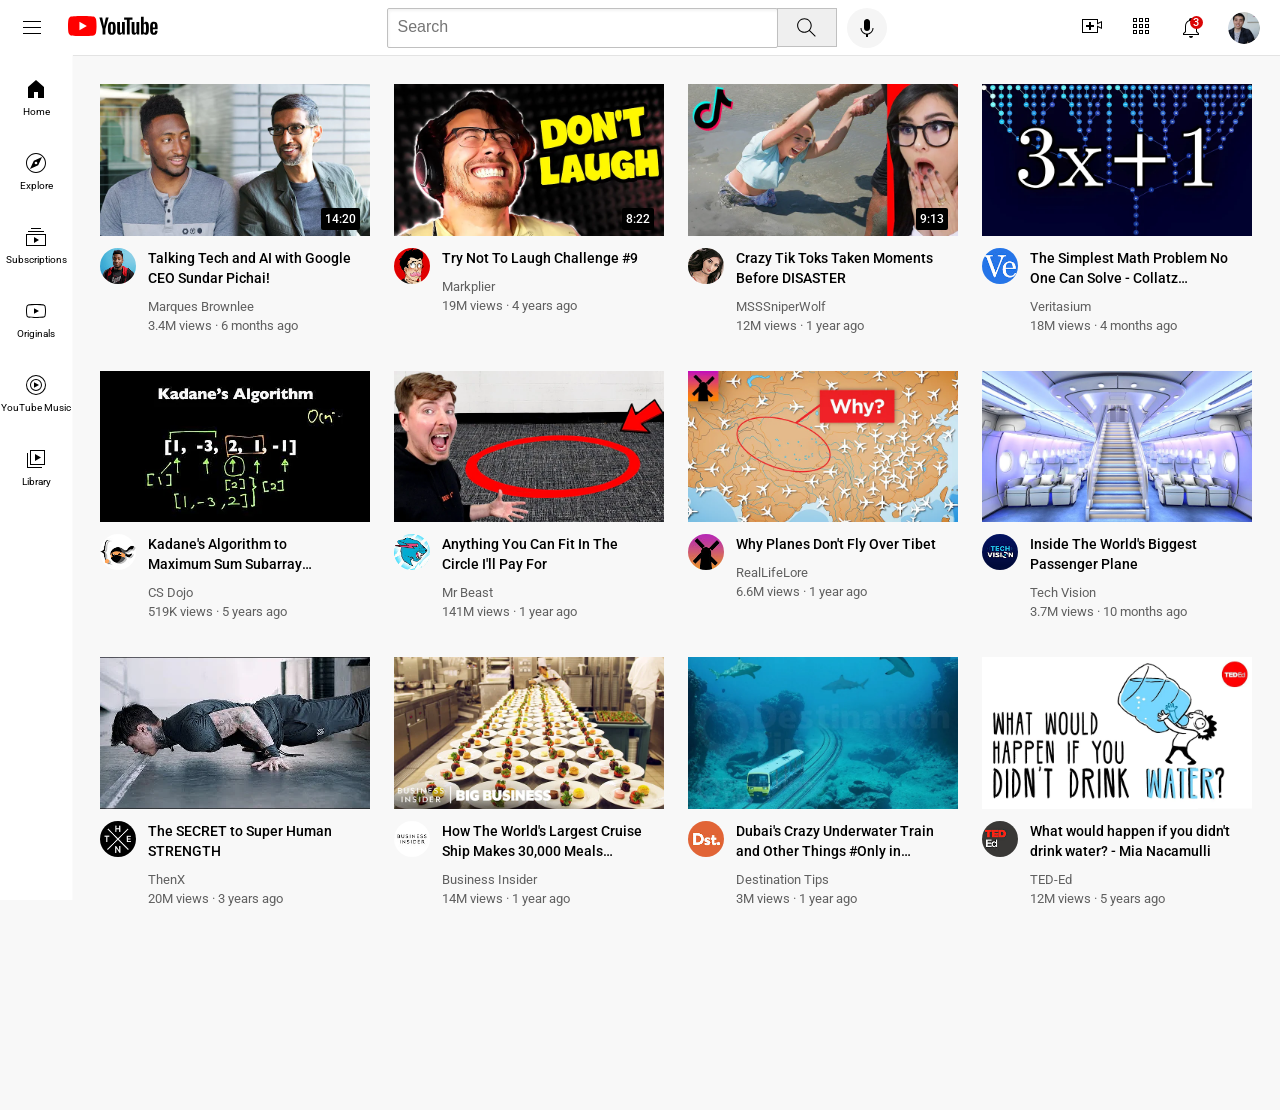
<file: index.html>
<!DOCTYPE html>
<html>
   <head>
    <title>
      Youtube.com clone
    </title>
    <link rel="preconnect" href="https://fonts.googleapis.com">
    <link rel="preconnect" href="https://fonts.gstatic.com" crossorigin>
    <link href="https://fonts.googleapis.com/css2?family=Roboto:wght@400;500;700&display=swap" rel="stylesheet">
    
    <link rel="stylesheet" href="styles/general.css">
    <link rel="stylesheet" href="styles/header.css">
    <link rel="stylesheet" href="styles/video.css">
    <link rel="stylesheet" href="styles/sidebar.css">
    
    <!--display:inline-block can be used
    to turn an inline element to a block element-->
    <!--Inline take up as much space as needed
    block take up a full line just like paragraph
    inline element affect awhole space of a specific element
    e.g. the <strong> tag.
    Do not forget that you can style 2 elements simultaneously by
    using comma. -->
   </head>
   <body>
    <header class="header">
      <div class="left-section">
        <img class="hamburger-menu" src="icons/hamburger-menu.svg">
        <a href="https://www.youtube.com" target="_blank">
          <img class="youtube-logo" src="icons/youtube-logo.svg">
        </a> 
      </div>
      <div class="middle-section">

        <input class="search-bar" type="text"placeholder="Search">
        <!---When using box shadow, you now know that
        using the "inset" method, enables you to design a 
        shadow inside the box; not outside.-->
        <button class="search-button">
          <img class="search-icon" src="icons/search.svg">
          <div class="tooltip">
            Search
          </div>
        </button>

        <button class="voice-search-button">
          <img class="voice-search-icon" src="icons/voice-search-icon.svg">
          <div class="tooltip">
            Search with your voice
          </div>
        </button>

      </div>
      <div class="right-section">
        <div class="upload-icon-container">
          <img class="upload-icon" src="icons/upload.svg">
          <div class="tooltip">
            Create
          </div>
        </div>

        <div class="youtube-apps-container">
          <img class="youtube-apps-icon" src="icons/youtube-apps.svg">
          <div class="tooltip">
            Youtube apps
          </div>
        </div>
        
        <div class="notifications-container">
          <div class="notif-mark">
             3 
          </div>
          <img class="notifications-icon" src="icons/notifications.svg">
          <div class="tooltip">
            Notifications
          </div>
        </div>
       
        <img class="current-user-picture" src="channel-pictures/my-channel.jpeg">

      </div>
      
    </header>

    <nav class="sidebar">
      <div class="sidebar-link">
        <img src="icons/home.svg">
        <div>Home</div>
      </div>
      <div class="sidebar-link">
        <img src="icons/explore.svg">
        <div>Explore</div>
      </div>
      <div class="sidebar-link">
        <img src="icons/subscriptions.svg">
        <div>Subscriptions</div>
      </div>
      <div class="sidebar-link">
        <img src="icons/originals.svg">
        <div>Originals</div>
      </div>
      <div class="sidebar-link">
        <img src="icons/youtube-music.svg">
        <div>YouTube Music</div>
      </div>
      <div class="sidebar-link">
        <img src="icons/library.svg">
        <div>Library</div>
      </div>
    </nav>


    <main>
      <section class="video-grid"> 
        <div class="video-preview">
           <div class="thumbnail-row">
             <div class="video-time">
               14:20
             </div>
             <a href="https://www.youtube.com/watch?v=n2RNcPRtAiY">
                 <img class="thumbnail" src="thumbnails/thumbnail-1.webp">
             </a> 
           </div>
           <div class="video-info-grid">
             <div class="channel-picture">
               <a href="https://www.youtube.com/c/mkbhd">
                 <img class="profile-picture" src="channel-pictures/channel-1.jpeg">
               </a>
               
               <div class="channel-picture-tooltip">
                 <div>
                   <img class="channel-tooltip-picture" src="channel-pictures/channel-1.jpeg">
                 </div>
                 <div>
                   <div class="channel-tooltip-name">
                     Marques Brownlee
                   </div>
                   <div class="channel-tooltip-stats">
                     15M subscribers
                   </div>
                 </div>
               </div>
             </div>
             <div class="video-info">
               <a href="https://www.youtube.com/watch?v=n2RNcPRtAiY" class="video-link">
                 <p class="video-title">
                   Talking Tech and AI with
                   Google CEO Sundar Pichai!
                 </p>
               </a>
               <p class="video-author">
                 Marques Brownlee
               </p>
               <p class="video-stats">
                 3.4M views  &#183; 6 months ago
               </p>
             </div>  
           </div>
         </div>
         <div class="video-preview">
           <div class="thumbnail-row">
             <a href="https://www.youtube.com/watch?v=mP0RAo9SKZk">
               <img class="thumbnail" src="thumbnails/Thumbnail-2.webp">
             </a>
             
             <div class="video-time">
               8:22
             </div>
           </div>
           <div class="video-info-grid">
             <div class="channel-picture">
               <a href="https://www.youtube.com/c/markiplier">
                 <img class="profile-picture" src="channel-pictures/channel-2.jpeg">
               </a>
               <div class="channel-picture-tooltip">
                 <div>
                   <img class="channel-tooltip-picture" src="channel-pictures/channel-2.jpeg">
                 </div>
                 <div>
                   <div class="channel-tooltip-name">
                     Markplier
                   </div>
                   <div class="channel-tooltip-stats">
                     20M subscribers
                   </div>
                 </div>
               </div>
             </div>
             <div class="video-info">
               <a href="https://www.youtube.com/watch?v=mP0RAo9SKZk" class="video-link">
                 <p class="video-title">
                   Try Not To Laugh Challenge #9
                 </p>
               </a>
               <p class="video-author">
                 Markplier
               </p>
               <p class="video-stats">
                 19M views  &#183; 4 years ago
               </p>
             </div>
           </div>
         </div>
         <div class="video-preview">
           <div class="thumbnail-row">
             <a href="https://www.youtube.com/watch?v=FgjPQQeTh1w">
               <img class="thumbnail" src="thumbnails/thumbnail-3.webp">
             </a>
             <div class="video-time">
               9:13
             </div>
           </div>
           <div class="video-info-grid">
             <div class="channel-picture">
               <a href="https://www.youtube.com/user/SSSniperWolf">
                 <img class="profile-picture" src="channel-pictures/channel-3.jpeg">
               </a>
               <div class="channel-picture-tooltip">
                 <div>
                   <img class="channel-tooltip-picture" src="channel-pictures/channel-3.jpeg">
                 </div>
                 <div>
                   <div class="channel-tooltip-name">
                     MSSSniperWolf
                   </div>
                   <div class="channel-tooltip-stats">
                     40.1M subscribers
                   </div>
                 </div>
               </div>
             </div>
             <div class="video-info">
               <a href="https://www.youtube.com/watch?v=FgjPQQeTh1w" class="video-link">
                 <p class="video-title">
                   Crazy Tik Toks Taken Moments Before
                   DISASTER
                 </p>
               </a>
               <p class="video-author">
                 MSSSniperWolf
               </p>
               <p class="video-stats">
                 12M views  &#183; 1 year ago
               </p>
             </div>
           </div>
         </div>
           <div class="video-preview">
             <div class="thumbnail-row">
               <a href="https://www.youtube.com/watch?v=094y1Z2wpJg">
                 <img class="thumbnail" src="thumbnails/thumbnail-4.webp">
               </a>
             </div>
             <div class="video-info-grid">
               <div class="channel-picture">
                 <a href="https://www.youtube.com/c/veritasium">
                   <img class="profile-picture" src="channel-pictures/channel-4.jpeg">
                 </a>
                 <div class="channel-picture-tooltip">
                   <div>
                     <img class="channel-tooltip-picture" src="channel-pictures/channel-4.jpeg">
                   </div>
                   <div>
                     <div class="channel-tooltip-name">
                       Veritasium
                     </div>
                     <div class="channel-tooltip-stats">
                       43.6M subscribers
                     </div>
                   </div>
                 </div>
               </div>
               <div class="video-info">
                 <a href="https://www.youtube.com/watch?v=094y1Z2wpJg" class="video-link">
                   <p class="video-title">
                     The Simplest Math Problem No One Can Solve - Collatz Conjecture
                   </p>
                 </a>
                 <p class="video-author">
                   Veritasium
                 </p>
                 <p class="video-stats">
                   18M views  &#183; 4 months ago
                 </p>
               </div>
             </div>
           </div>
         
           <div class="video-preview">
             <div class="thumbnail-row">
               
               <a href="https://www.youtube.com/watch?v=86CQq3pKSUw">
                 <img class="thumbnail" src="thumbnails/thumbnail-5.webp">
               </a>
               
             </div>
             <div class="video-info-grid">
               <div class="channel-picture">
                 <a href="https://www.youtube.com/c/CSDojo">
                   <img class="profile-picture" src="channel-pictures/channel-5.jpeg">
                 </a>
                 <div class="channel-picture-tooltip">
                   <div>
                     <img class="channel-tooltip-picture" src="channel-pictures/channel-5.jpeg">
                   </div>
                   <div>
                     <div class="channel-tooltip-name">
                       CS Dojo
                     </div>
                     <div class="channel-tooltip-stats">
                       5.4M subscribers
                     </div>
                   </div>
                 </div>
               </div>
               <div class="video-info">
                 <a href="https://www.youtube.com/watch?v=86CQq3pKSUw" class="video-link">
                   <p class="video-title">
                     Kadane's Algorithm to 
                     Maximum Sum Subarray Problem
                   </p>
                 </a>
                 <p class="video-author">
                   CS Dojo
                 </p>
                 <p class="video-stats">
                   519K views  &#183; 5 years ago
                 </p>
               </div>
             </div>
           </div>
           <div class="video-preview">
             <div class="thumbnail-row">
               <a href="https://www.youtube.com/watch?v=yXWw0_UfSFg">
                 <img class="thumbnail" src="thumbnails/thumbnail-6.webp">
               </a>
               
             </div>
             <div class="video-info-grid">
               <div class="channel-picture">
                 <a href="https://www.youtube.com/channel/UCX6OQ3DkcsbYNE6H8uQQuVA">
                   <img class="profile-picture" src="channel-pictures/channel-6.jpeg">
                 </a>
                 
                 <div class="channel-picture-tooltip">
                   <div>
                     <img class="channel-tooltip-picture" src="channel-pictures/channel-6.jpeg">
                   </div>
                   <div>
                     <div class="channel-tooltip-name">
                       Mr Beast
                     </div>
                     <div class="channel-tooltip-stats">
                       100M subscribers
                     </div>
                   </div>
                 </div>
               </div>
               <div class="video-info">
                 <a href="https://www.youtube.com/watch?v=yXWw0_UfSFg" class="video-link">
                   <p class="video-title">
                     Anything You Can Fit In 
                     The Circle I'll Pay For
                   </p>
                 </a>
                 <p class="video-author">
                   Mr Beast
                 </p>
                 <p class="video-stats">
                   141M views  &#183; 1 year ago
                 </p>
               </div>
             </div>
           </div>

           <div class="video-preview">
            <div class="thumbnail-row">
              <a href="https://www.youtube.com/watch?v=yXWw0_UfSFg">
                <img class="thumbnail" src="thumbnails/thumbnail-7.webp">
              </a>
              
            </div>
            <div class="video-info-grid">
              <div class="channel-picture">
                <a href="https://www.youtube.com/channel/UCX6OQ3DkcsbYNE6H8uQQuVA">
                  <img class="profile-picture" src="channel-pictures/channel-7.jpeg">
                </a>
                
                <div class="channel-picture-tooltip">
                  <div>
                    <img class="channel-tooltip-picture" src="channel-pictures/channel-7.jpeg">
                  </div>
                  <div>
                    <div class="channel-tooltip-name">
                      RealLifeLore
                    </div>
                    <div class="channel-tooltip-stats">
                      10M subscribers
                    </div>
                  </div>
                </div>
              </div>
              <div class="video-info">
                <a href="https://www.youtube.com/watch?v=fNVa1qMbF9Y" class="video-link">
                  <p class="video-title">
                    Why Planes Don't Fly Over Tibet
                  </p>
                </a>
                <p class="video-author">
                  RealLifeLore
                </p>
                <p class="video-stats">
                  6.6M views  &#183; 1 year ago
                </p>
              </div>
            </div>
          </div>

          <div class="video-preview">
            <div class="thumbnail-row">
              <a href="https://www.youtube.com/watch?v=lFm4EM1juls">
                <img class="thumbnail" src="thumbnails/thumbnail-8.webp">
              </a>
              
            </div>
            <div class="video-info-grid">
              <div class="channel-picture">
                <a href="https://www.youtube.com/channel/UCHAK6CyegY22Zj2GWrcaIxg">
                  <img class="profile-picture" src="channel-pictures/channel-8.jpeg">
                </a>
                
                <div class="channel-picture-tooltip">
                  <div>
                    <img class="channel-tooltip-picture" src="channel-pictures/channel-8.jpeg">
                  </div>
                  <div>
                    <div class="channel-tooltip-name">
                     Tech Vision
                    </div>
                    <div class="channel-tooltip-stats">
                      17M subscribers
                    </div>
                  </div>
                </div>
              </div>
              <div class="video-info">
                <a href="https://www.youtube.com/watch?v=lFm4EM1juls" class="video-link">
                  <p class="video-title">
                    Inside The World's Biggest Passenger
                    Plane
                  </p>
                </a>
                <p class="video-author">
                  Tech Vision
                </p>
                <p class="video-stats">
                  3.7M views  &#183; 10 months ago
                </p>
              </div>
            </div>
          </div>
          <div class="video-preview">
            <div class="thumbnail-row">
              <a href="https://www.youtube.com/watch?v=ixmxOlcrlUc">
                <img class="thumbnail" src="thumbnails/thumbnail-9.webp">
              </a>
              
            </div>
            <div class="video-info-grid">
              <div class="channel-picture">
                <a href="https://www.youtube.com/c/OFFICIALTHENXSTUDIOS">
                  <img class="profile-picture" src="channel-pictures/channel-9.jpeg">
                </a>
                
                <div class="channel-picture-tooltip">
                  <div>
                    <img class="channel-tooltip-picture" src="channel-pictures/channel-9.jpeg">
                  </div>
                  <div>
                    <div class="channel-tooltip-name">
                      ThenX
                    </div>
                    <div class="channel-tooltip-stats">
                      18.3M subscribers
                    </div>
                  </div>
                </div>
              </div>
              <div class="video-info">
                <a href="https://www.youtube.com/watch?v=ixmxOlcrlUc" class="video-link">
                  <p class="video-title">
                     The SECRET to Super Human 
                     STRENGTH
                    
                  </p>
                </a>
                <p class="video-author">
                  ThenX
                </p>
                <p class="video-stats">
                  20M views  &#183; 3 years ago
                </p>
              </div>
            </div>
          </div>

          <div class="video-preview">
            <div class="thumbnail-row">
              <a href="https://www.youtube.com/watch?v=R2vXbFp5C9o">
                <img class="thumbnail" src="thumbnails/thumbnail-10.webp">
              </a>
              
            </div>
            <div class="video-info-grid">
              <div class="channel-picture">
                <a href="https://www.youtube.com/user/businessinsider">
                  <img class="profile-picture" src="channel-pictures/channel-10.jpeg">
                </a>
                
                <div class="channel-picture-tooltip">
                  <div>
                    <img class="channel-tooltip-picture" src="channel-pictures/channel-10.jpeg">
                  </div>
                  <div>
                    <div class="channel-tooltip-name">
                      Business Insider
                    </div>
                    <div class="channel-tooltip-stats">
                      8.1M subscribers
                    </div>
                  </div>
                </div>
              </div>
              <div class="video-info">
                <a href="https://www.youtube.com/watch?v=R2vXbFp5C9o" class="video-link">
                  <p class="video-title">
                    How The World's Largest Cruise
                    Ship Makes 30,000 Meals Everyday
                  
                  </p>
                </a>
                <p class="video-author">
                  Business Insider
                </p>
                <p class="video-stats">
                  14M views  &#183; 1 year ago
                </p>
              </div>
            </div>
          </div>

          <div class="video-preview">
            <div class="thumbnail-row">
              <a href="https://www.youtube.com/watch?v=0nZuYyXET3s">
                <img class="thumbnail" src="thumbnails/thumbnail-11.webp">
              </a>
              
            </div>
            <div class="video-info-grid">
              <div class="channel-picture">
                <a href="https://www.youtube.com/c/Destinationtips">
                  <img class="profile-picture" src="channel-pictures/channel-11.jpeg">
                </a>
                
                <div class="channel-picture-tooltip">
                  <div>
                    <img class="channel-tooltip-picture" src="channel-pictures/channel-11.jpeg">
                  </div>
                  <div>
                    <div class="channel-tooltip-name">
                      Destination Tips
                    </div>
                    <div class="channel-tooltip-stats">
                      873k subscribers
                    </div>
                  </div>
                </div>
              </div>
              <div class="video-info">
                <a href="https://www.youtube.com/watch?v=0nZuYyXET3s" class="video-link">
                  <p class="video-title">
                    Dubai's Crazy Underwater Train 
                    and Other Things #Only in Dubai
                    
                  </p>
                </a>
                <p class="video-author">
                  Destination Tips
                </p>
                <p class="video-stats">
                  3M views  &#183; 1 year ago
                </p>
              </div>
            </div>
          </div>

          <div class="video-preview">
            <div class="thumbnail-row">
              <a href="https://www.youtube.com/watch?v=9iMGFqMmUFs">
                <img class="thumbnail" src="thumbnails/thumbnail-12.webp">
              </a>
              
            </div>
            <div class="video-info-grid">
              <div class="channel-picture">
                <a href="https://www.youtube.com/teded">
                  <img class="profile-picture" src="channel-pictures/channel-12.jpeg">
                </a>
                
                <div class="channel-picture-tooltip">
                  <div>
                    <img class="channel-tooltip-picture" src="channel-pictures/channel-12.jpeg">
                  </div>
                  <div>
                    <div class="channel-tooltip-name">
                      TED-Ed
                    </div>
                    <div class="channel-tooltip-stats">
                      1.6M subscribers
                    </div>
                  </div>
                </div>
              </div>
              <div class="video-info">
                <a href="https://www.youtube.com/watch?v=9iMGFqMmUFs" class="video-link">
                  <p class="video-title">
                    What would happen if you didn't drink
                    water? - Mia Nacamulli
                    
                  </p>
                </a>
                <p class="video-author">
                  TED-Ed
                </p>
                <p class="video-stats">
                  12M views  &#183; 5 years ago
                </p>
              </div>
            </div>
          </div>
          </section>

    </main> 
    <footer class="footer">

    </footer>

   </body>


</html>
</file>
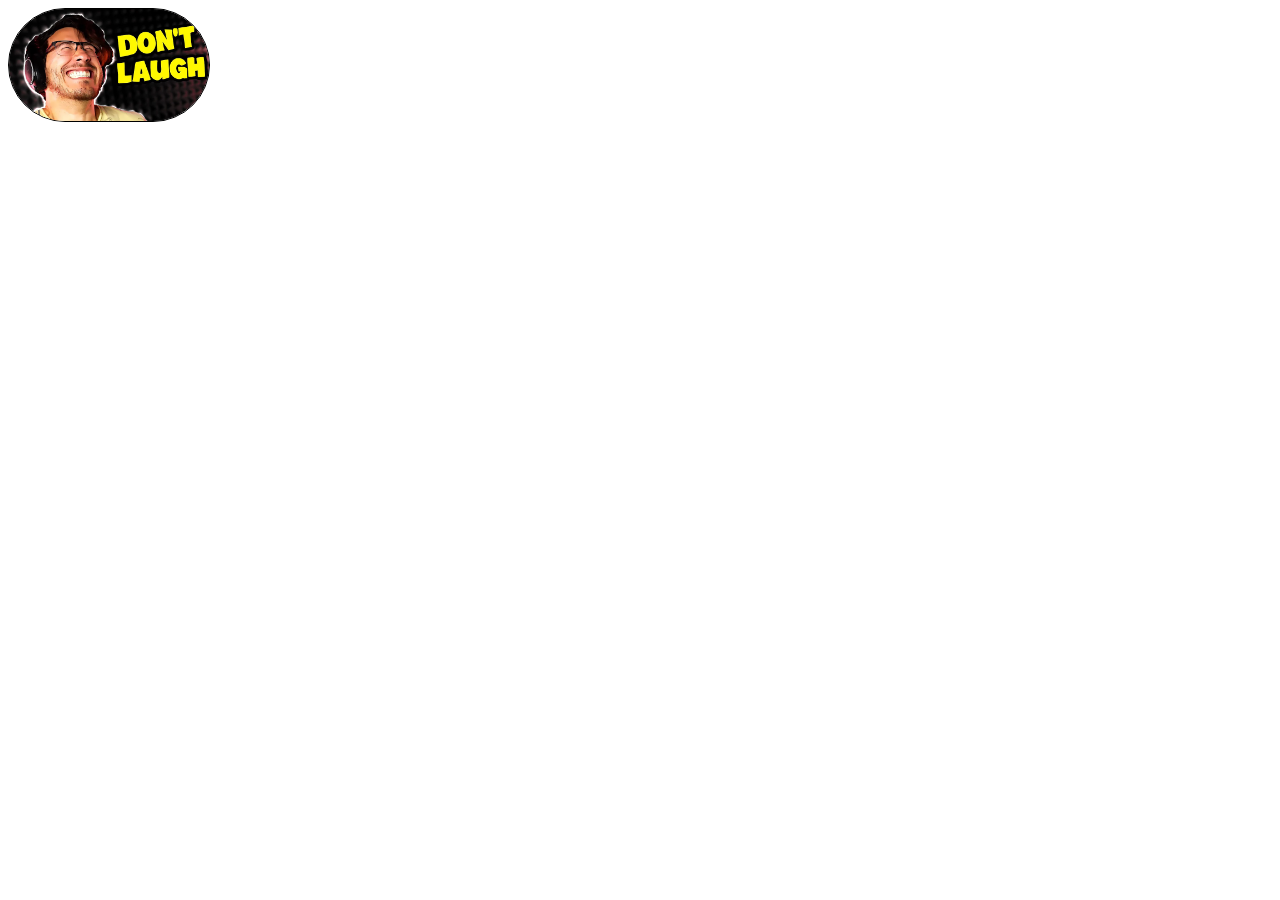
<file: Exercise 1-YT.html>
<!DOCTYPE html>
<html>
    <head>
        <title>Exercise 1 YT</title>
        <link rel="stylesheet" href="styles-ctd/Exercise 1-YT.css">
    </head>
    <body>
        <img class="thumb-1" src="thumbnails/Thumbnail-2.webp">
    </body>
</html>
</file>
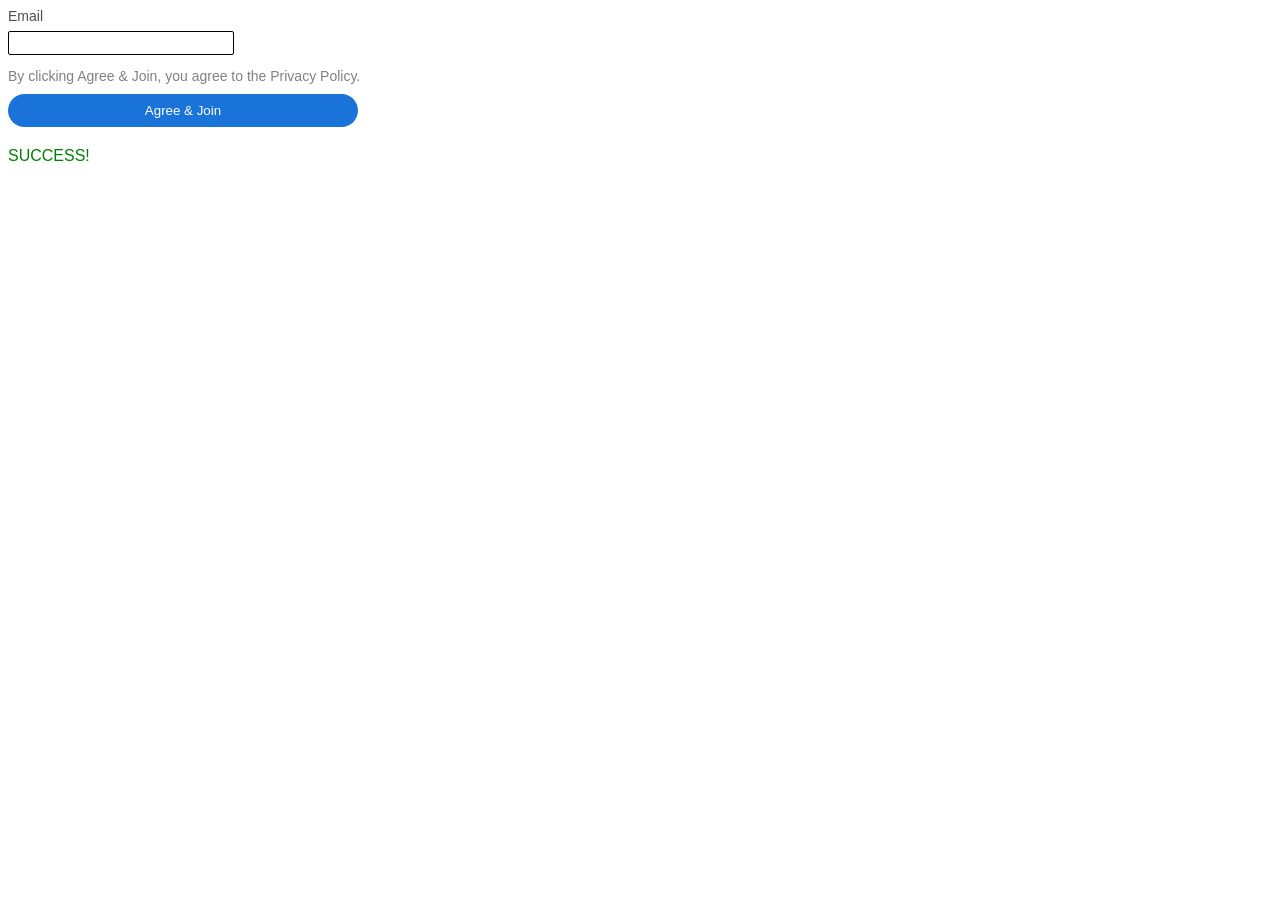
<file: Exxercise-2YT.html>
<!DOCTYPE html>
<html>
    <head>
        <title>Exercise-2YT</title>
        <link rel="stylesheet" href="styles-ctd/Exercise-2YT.css">
    </head>
    <body>

        <p class="p1">Email</p>
        <input class="inpt" type="text">
        <p class="p2">By clicking Agree &#38; Join, you agree to the Privacy Policy.</p>
        <button class="agree-button">Agree &#38; Join</button>
        <p class="success">SUCCESS!</p>
    </body>
</html>
</file>
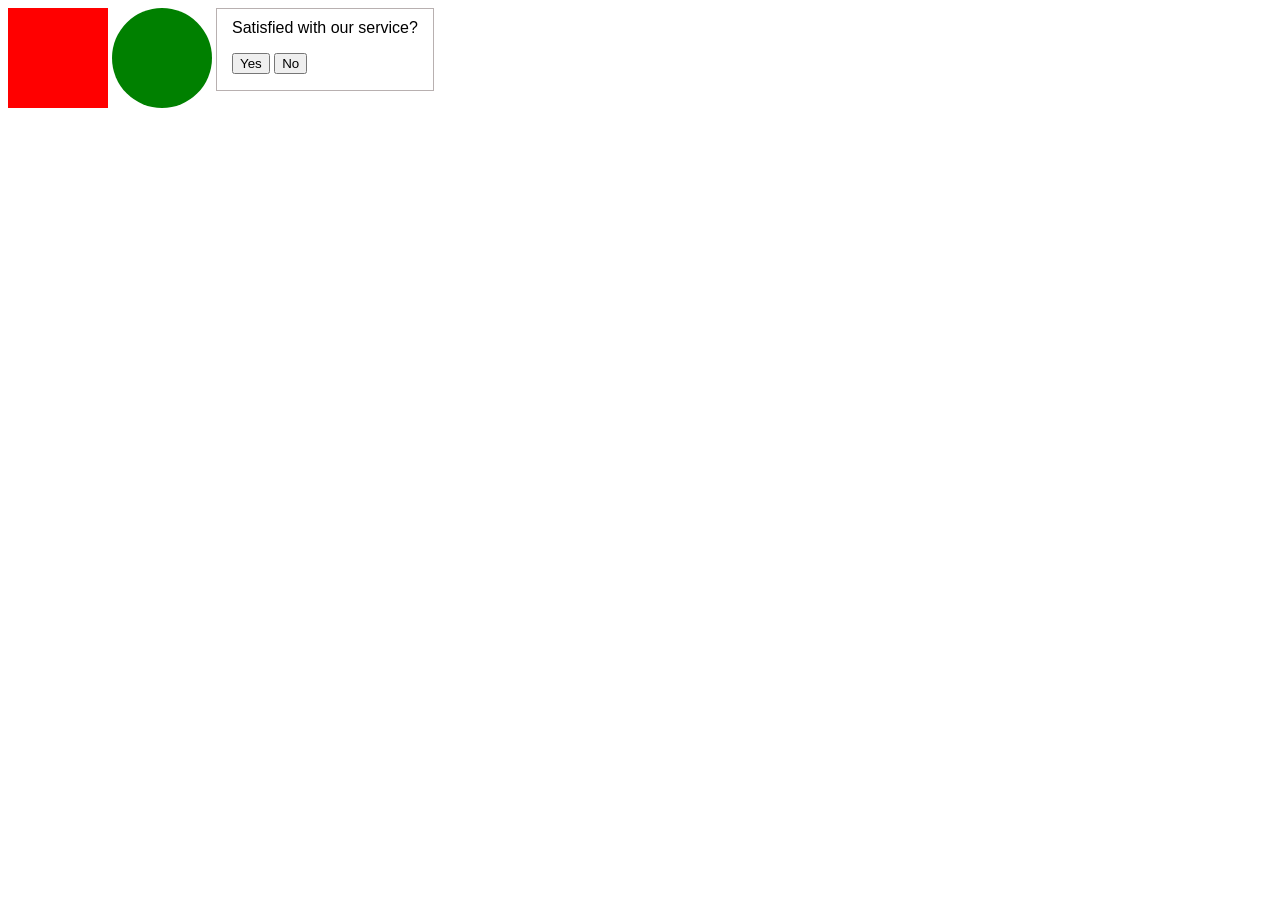
<file: Lesson 9 Exr.html>
<!DOCTYPE html>
<html lang="en">
<head>
    <meta charset="UTF-8">
    <meta name="viewport" content="width=device-width, initial-scale=1.0">
    <title>Lesson 9 Exr</title>
    <link rel="stylesheet" href="styles-ctd/Lesson 9 Exr.css">
</head>
<body>
    <div class="a9">
    </div>
    <div class="b9">
      </div>
      <div class="c9">
        Satisfied with our service?

        <p><span class="button"><button>Yes</button></span>
        <span class="button"><button>No</button></span></p>
      </div>
</body>
</html>
</file>
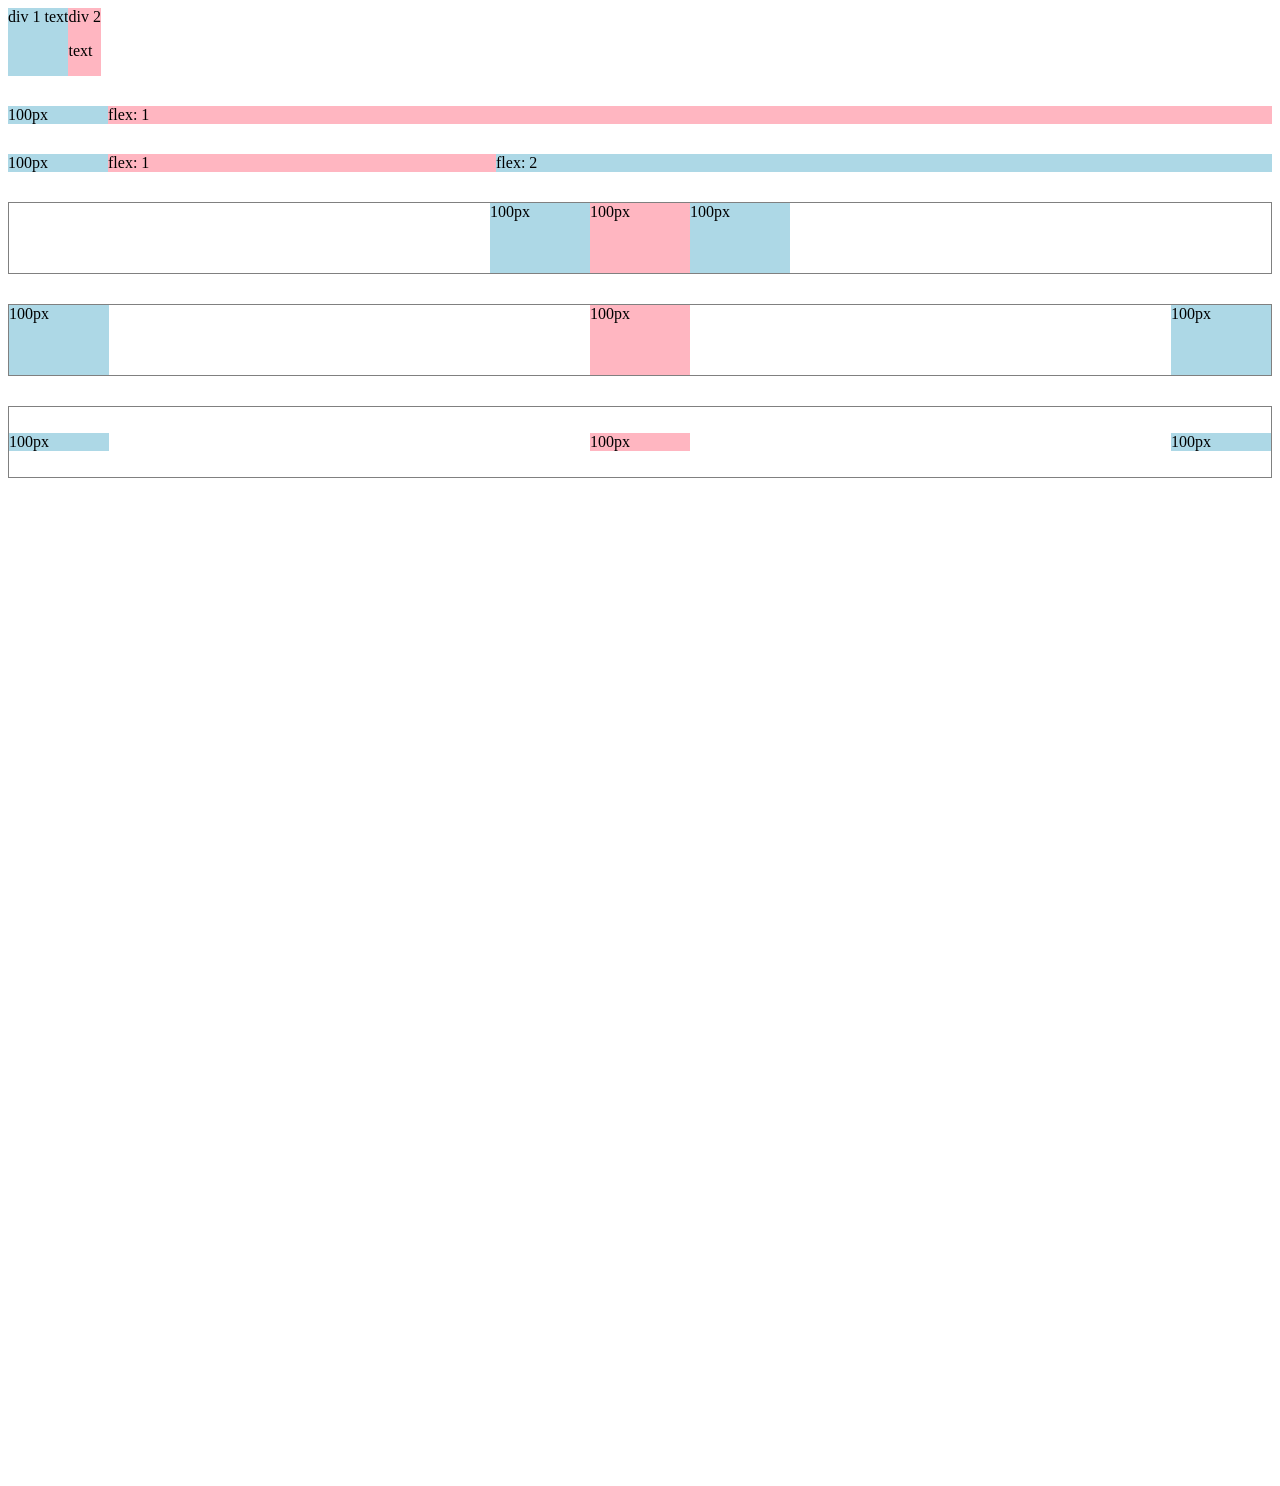
<file: Practice files/flexbox.html>
<!DOCTYPE html>
<html lang="en">
<head>
    <meta charset="UTF-8">
    <meta name="viewport" content="width=device-width, initial-scale=1.0">
    <title>Flexbox Practice</title>
</head>
<body style="padding-bottom: 1000px;">
    <div style="
    display: flex;
    flex-direction: row;
    ">
        <div style="background-color: lightblue">
            div 1 text
        </div>
        <div style="background-color:lightpink">
            div 2<p>text</p>
        </div>
    </div>

    <div style="
    display: flex;
    flex-direction: row;
    margin-top: 30px;
    ">
        <div style="background-color: lightblue;
        width: 100px;
        ">
            100px
        </div>
        <div style="background-color:lightpink;
        flex: 1;
        ">
            flex: 1
        </div>
    </div>
       
    <div style="
        display: flex;
        flex-direction: row;
        margin-top: 30px;
        ">
        <div style="background-color: lightblue;
            width: 100px;
            ">
            100px
        </div>
        <div style="background-color:lightpink;
         flex: 1;
         ">
            flex: 1
        </div>
        <div style="background-color: lightblue;
            flex: 2;
            ">
            flex: 2
        </div>
    </div>


    <div style="
            display: flex;
            flex-direction: row;
            justify-content: center;
            height: 70px;
            border-width: 1px;
            border-style: solid;
            border-color: grey;
            margin-top: 30px;
            ">
            <div style="background-color: lightblue;
                width: 100px;
                ">
                100px
            </div>
        <div style="background-color:lightpink;
          width: 100px;
          ">
             100px
        </div>
        <div style="background-color: lightblue;
             width: 100px;
             ">
              100px
        </div>
    </div>
         
    <div style="
        display: flex;
        flex-direction: row;
        justify-content: space-between;
        height: 70px;
        border-width: 1px;
        border-style: solid;
        border-color: grey;
        margin-top: 30px;
        ">
        <div style="background-color: lightblue;
            width: 100px;
            ">
            100px
        </div>
        <div style="background-color:lightpink;
          width: 100px;
          ">
             100px
        </div>
        <div style="background-color: lightblue;
             width: 100px;
             ">
              100px
        </div>
    </div>


    <div style="
        height: 70px;
        border-width: 1px;
        border-style: solid;
        border-color: grey;
        margin-top: 30px;
        display: flex;
        flex-direction: row;
        justify-content: space-between;
        align-items: center;
        ">
        <div style="background-color: lightblue;
            width: 100px;
            ">
            100px
        </div>
        <div style="background-color:lightpink;
          width: 100px;
          ">
            100px
        </div>
        <div style="background-color: lightblue;
            width: 100px;
            ">
            100px
        </div>
    </div>


</body>
</html>
</file>
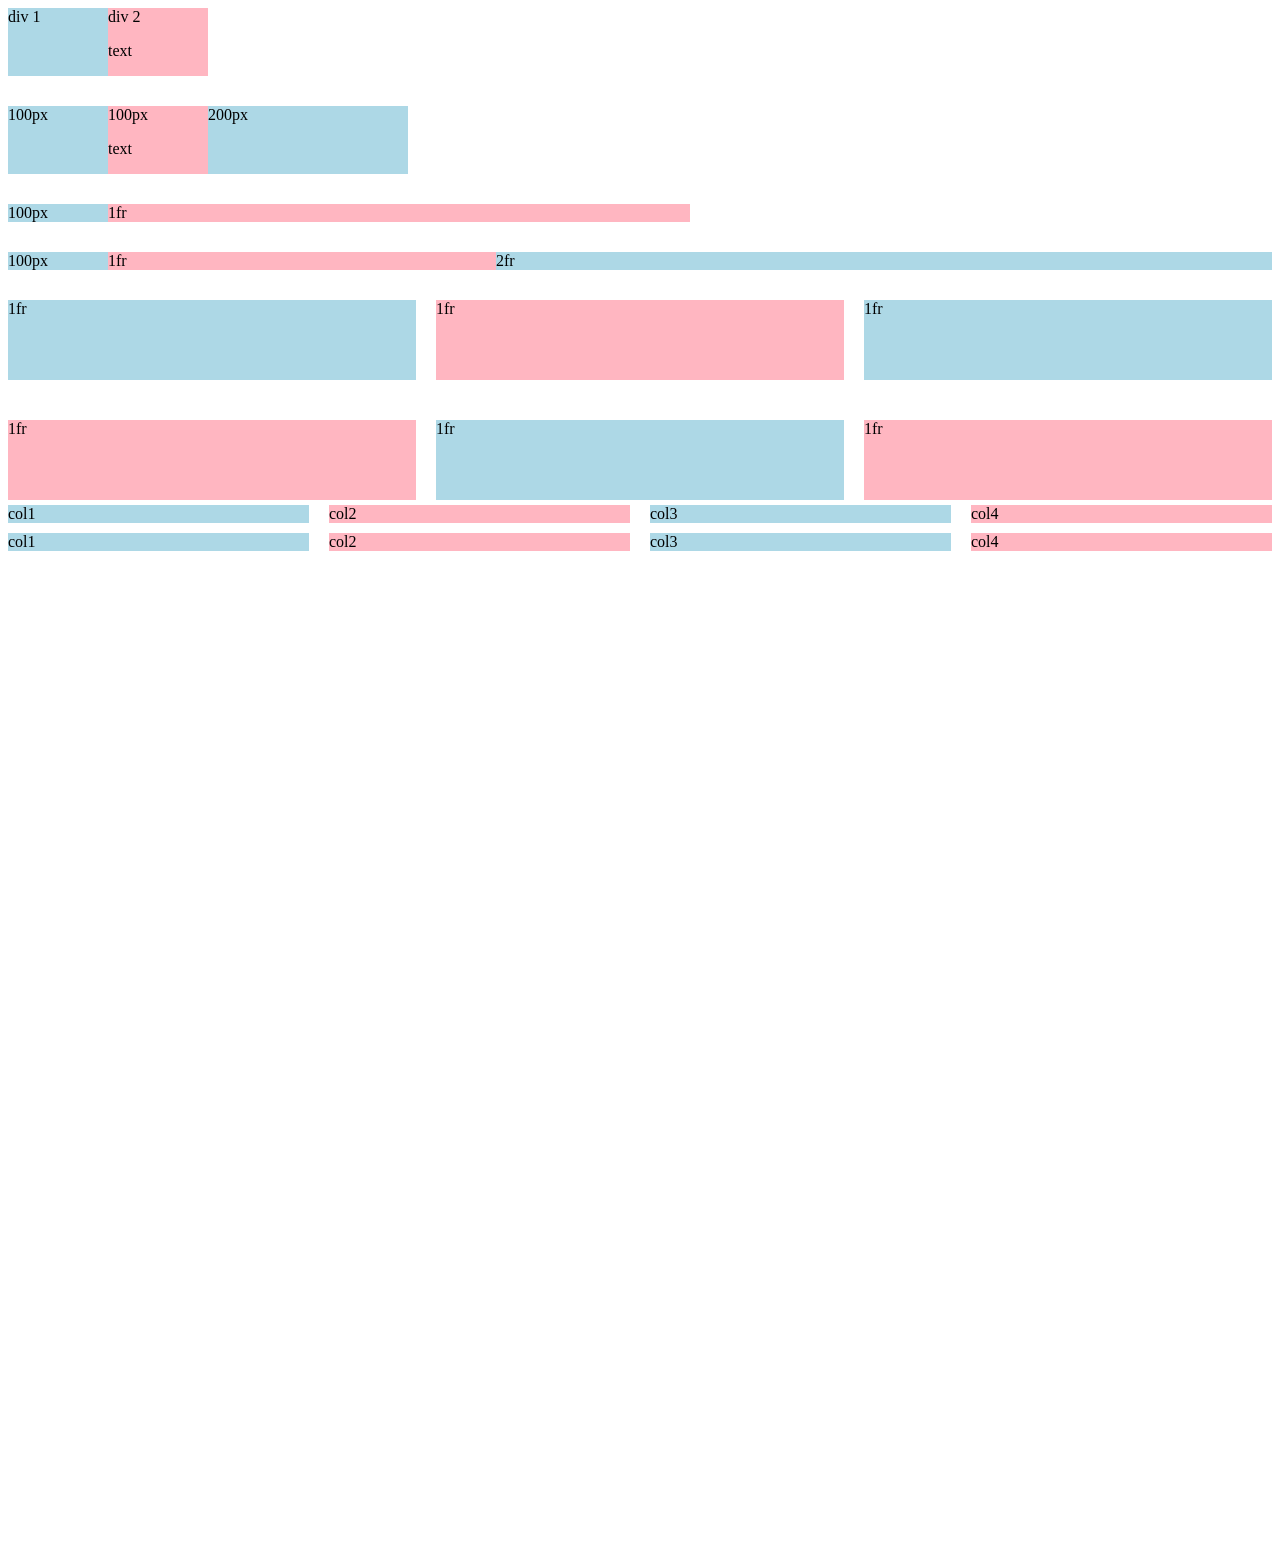
<file: Practice files/grid.html>
<!DOCTYPE html>
<html lang="en">
<head>
    <meta charset="UTF-8">
    <meta name="viewport" content="width=device-width, initial-scale=1.0">
    <title>Grid Practice</title>
</head>
<body style="padding-bottom: 1000px;">
    <div style="
    display: grid;
    grid-template-columns: 100px 100px;
    ">
        <div style="background-color: lightblue">
            div 1
        </div>
        <div style="background-color:lightpink">
            div 2<p>text</p>
        </div>
    </div>

    <div style="
    margin-top:30px;
    display: grid;
    grid-template-columns: 100px 100px 200px;
    ">
        <div style="background-color: lightblue">
            100px
        </div>
        <div style="background-color:lightpink">
            100px<p>text</p>
        </div>
        <div style="background-color: lightblue;">
        200px
        </div>
    </div>

    <div style="
    margin-top:30px;
    display: grid;
    grid-template-columns: 100px 1fr 1fr;
    ">
        <div style="background-color: lightblue">
            100px
        </div>
        <div style="background-color:lightpink">
            1fr
        </div>
    </div>

    <div style="
    margin-top:30px;
    display: grid;
    grid-template-columns: 100px 1fr 2fr;
    ">
        <div style="background-color: lightblue">
            100px
        </div>
        <div style="background-color:lightpink">
            1fr
        </div>
        <div style="background-color: lightblue">
            2fr
        </div>
    </div>
        <div style="
    margin-top:30px;
    display: grid;
    grid-template-columns: 1fr 1fr 1fr;
    height: 200px;
    column-gap: 20px;
    row-gap: 40px;
    ">
        <div style="background-color: lightblue;">
            1fr
        </div>
        <div style="background-color:lightpink">
            1fr
        </div>
        <div style="background-color: lightblue">
            1fr
        </div>
        <div style="background-color: lightpink;">
        1fr
        </div>
        <div style="background-color:lightblue">
        1fr
        </div>
        <div style="background-color: lightpink">
        1fr
        </div>
    </div>

    <div style="
    display: grid;
    grid-template-columns: 1fr 1fr 1fr 1fr;
    column-gap: 20px;
    row-gap: 10px;
    margin-top: 5px;
    ">
    <div style="background-color: lightblue">col1</div>
    <div style="background-color: lightpink">col2</div>
    <div style="background-color: lightblue">col3</div>
    <div style="background-color: lightpink">col4</div>
    <div style="background-color: lightblue">col1</div>
    <div style="background-color: lightpink">col2</div>
    <div style="background-color: lightblue">col3</div>
    <div style="background-color: lightpink">col4</div>

    </div>
    

    

</body>
</html>
</file>
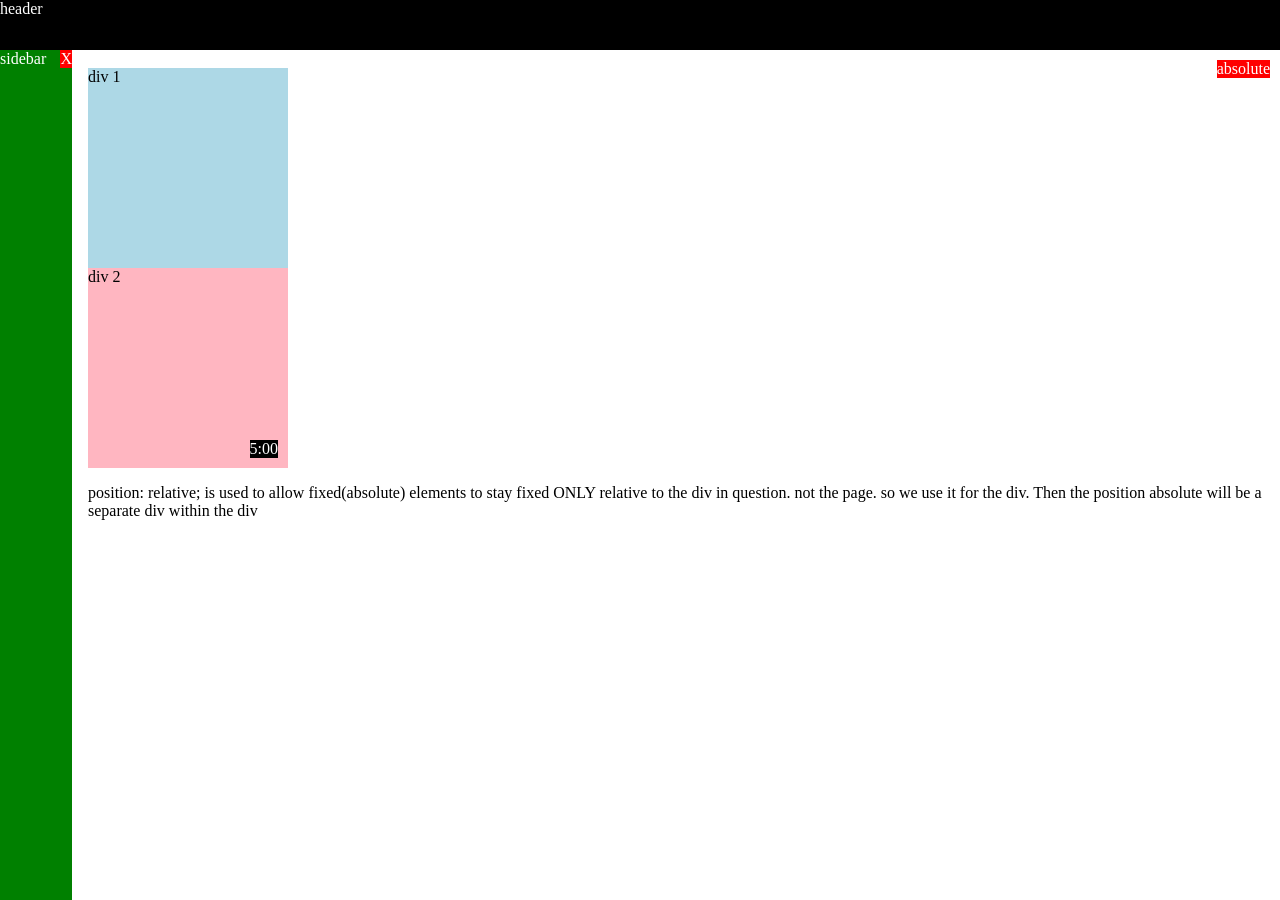
<file: Practice files/position.html>
<!DOCTYPE html>
<html lang="en">
<head>
    <meta charset="UTF-8">
    <meta name="viewport" content="width=device-width, initial-scale=1.0">
    <title>Position Practice</title>
</head>
<body style="
height: 300px;
padding-top: 60px;
padding-left: 80px;
">
    <div style="
     background-color: black;
     color: white;
     position: fixed;
     top: 0;
     left: 0;
     right: 0;
     height: 50px; 
     z-index: 1;
    ">
    header
    </div>

    <div style="
    background-color: green;
    color: white;
    position: fixed;
    left: 0;
    bottom: 0;
    top: 50px;
    width: 72px;
    ">
    <div style="
    position: absolute;
    background-color: red;
    color: white;
    top: 0;
    right: 0;
    ">
        X
    </div>
        sidebar
    </div>
    <div style="
    position: absolute;
    background-color: red;
    color: white;
    top: 60px;
    right: 10px;
    ">
        absolute
    </div>

    <div style="
    background-color: lightblue;
    width: 200px;
    height: 200px;
    position: static;
    ">
        div 1
    </div>
    <div style="
    background-color: lightpink;
    height: 200px;
    width: 200px;
    position: relative;
    ">
    <div style="
    position: absolute;
    background-color: black;
    color: white;
    bottom: 10px ;
    right: 10px;
    ">
        5:00
    </div>
        div 2
    </div>
    <p>
        position: relative; is used to allow fixed(absolute) elements to stay fixed ONLY relative to the div in question. not the page.
        so we use it for the div. Then the position absolute will be a separate div within the div
    </p>
</body>
</html>
</file>
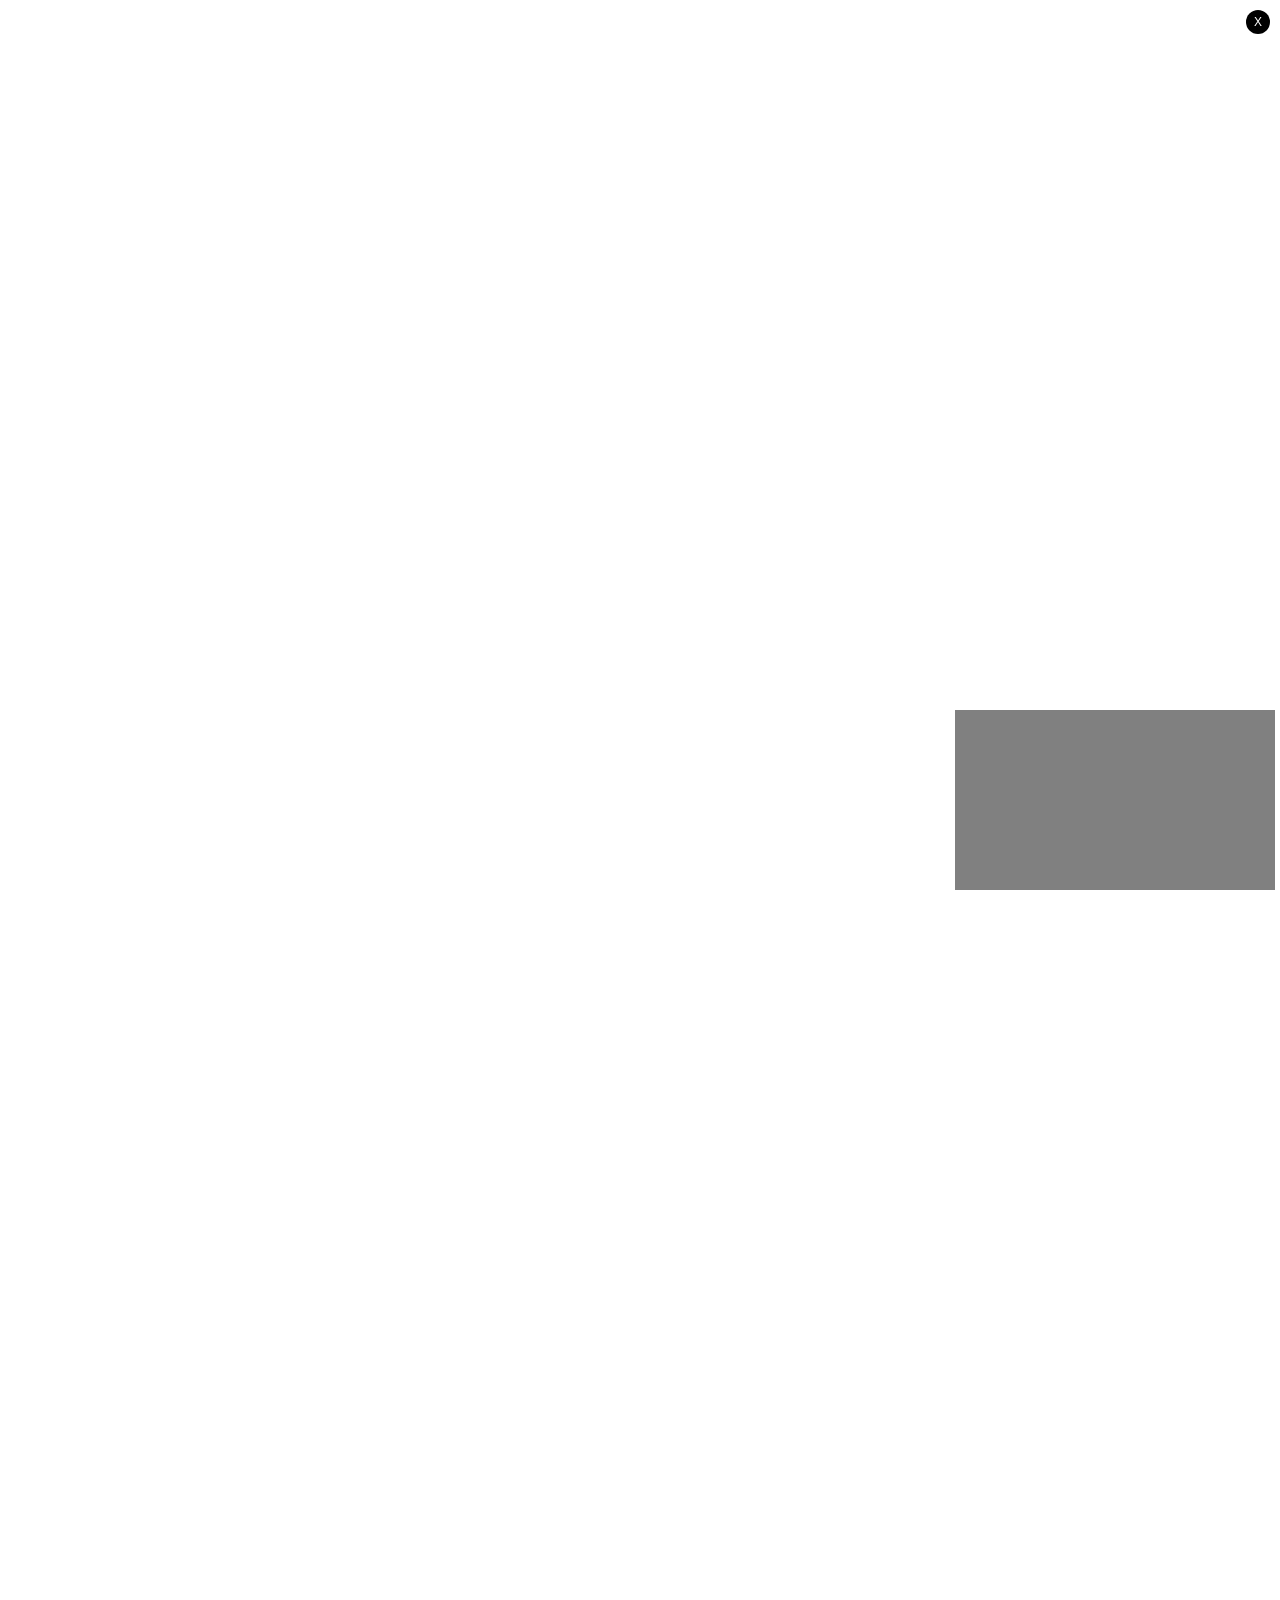
<file: Practice files/position2.html>
<!DOCTYPE html>
<html lang="en">
<head>
    <meta charset="UTF-8">
    <meta name="viewport" content="width=device-width, initial-scale=1.0">
    <title>Position 2</title>
</head>
<body style="
height: 3000px;
margin: 0;
">
    <div style="
    position: absolute;
    right: 10px;
    top: 10px;
    border-radius: 20px;
    background-color: black;
    color: white;
    height: 20px;
    width: 20px;
    display: flex;
    justify-content: center;
    align-items: center;
    font-family: arial;
    font-weight: 500;
    font-size: 12px;
    padding: 2px;
    ">
        X
    </div>

    <div style="
    background-color: grey;
    width: 320px;
    height: 180px;
    position: fixed;
    right: 5px;
    bottom: 10px;
    ">

    </div>
</body>
</html>
</file>
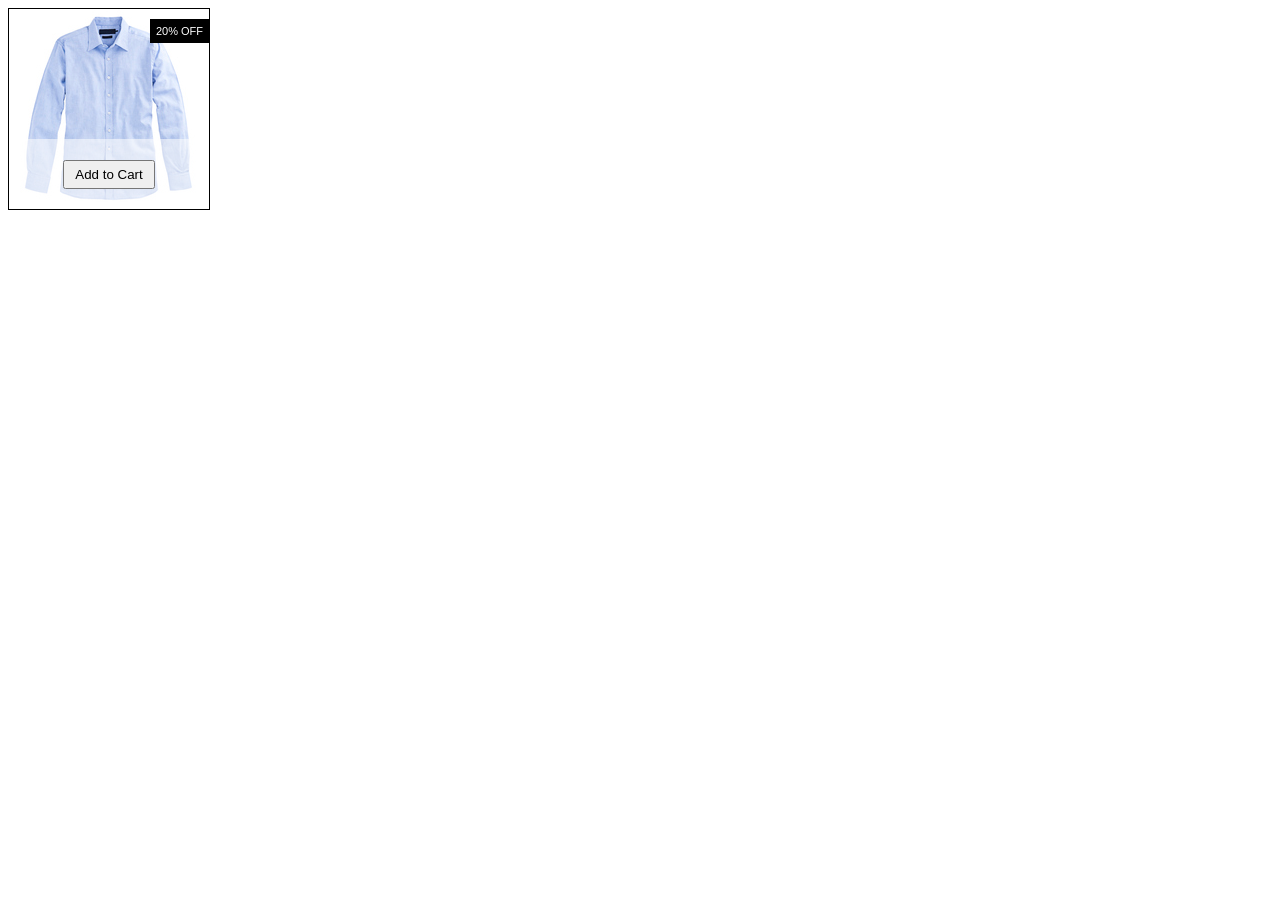
<file: Practice files/position3.html>
<!DOCTYPE html>
<html lang="en">
<head>
    <meta charset="UTF-8">
    <meta name="viewport" content="width=device-width, initial-scale=1.0">
    <title>Position 3</title>
</head>
<body>
    <div style="
    width: 200px;
    height: 200px;
    position: relative;
    border-style: solid;
    border-width: 1px;
    display: flex;
    align-items: center;
    justify-content: center;
    ">
        <img src="shirt.jpg">
        <div style="
        position: absolute;
        top: 10px;
        right: 0;
        background-color: black;
        color: white;
        font-family: arial;
        font-size: 11px;
        padding: 6px;
        ">
            20% OFF
        </div>
        <div style="
        position: absolute;
        width: 200px;
        height: 70px;
        bottom: 0;
        background-color: rgba(255, 255, 255, 0.548);
        display: flex;
        justify-content: center;
        align-items: center;
        
        ">
            <button style="
            padding: 5px;
            padding-left: 10px;
            padding-right: 10px;
            ">
                Add to Cart
            </button>
        </div>
    </div>
</body>
</html>
</file>
<file: styles/general.css>
p{
    margin-top: 0;
    margin-bottom: 0;
}
body{
    font-family: Roboto, Arial;
    margin: 0;
    padding-top: 80px;
    padding-left: 96px;
    padding-right: 24px;
    background-color: rgb(248, 248, 248);
    text-size-adjust: 100%;
}
.footer{
    height: 200px;
}
</file>
<file: styles/header.css>
.header{
    height: 55px;
    display: flex;
    flex-direction: row;
    justify-content:space-between;
    align-items: center;
    position: fixed;
    background-color: white;
    top: 0;
    left: 0;
    right: 0;
    border-bottom-width: 1px;
    border-bottom-style: solid;
    border-bottom-color: rgb(227, 227, 227);
    z-index: 100;
}
.left-section{
    display: flex;
    align-items: center;
}
.hamburger-menu{
    height: 20px;
    margin-left: 20px;
    height: 24px;
    margin-right: 24px;
}
.youtube-logo{
    height: 20px;
}
.middle-section{
    flex: 1;
    margin-left: 70px;
    margin-right: 35px;
    max-width: 500px;
    display: flex;
    align-items: center;
}
.search-button{
    height: 39px;
    width: 60px;
    background-color: rgb(239, 239, 239);
    border-style: solid;
    border-width: 1px;
    border-color: rgb(192, 192, 192);
    margin-left: -1px;
    margin-right: 10px;
}
.search-button,
.voice-search-button{
    position: relative;
    display: flex;
    justify-content: center;
    align-items: center;
}
.search-button:hover,
.voice-search-button:hover,
.upload-icon-container:hover,
.youtube-apps-container:hover,
.notifications-container{
    cursor: pointer;
}
.search-icon{
    height: 25px;
}
.search-button .tooltip,
.voice-search-button .tooltip,
.upload-icon-container .tooltip,
.youtube-apps-container .tooltip,
.notifications-container .tooltip{
    position: absolute;
    background-color: grey;
    color: white;
    padding: 10px;
    padding-left: 8px;
    padding-right: 8px;
    border-radius: 2px;
    font-size: 12px;
    bottom: -40px;
    opacity: 0;
    transition: opacity 0.15s;
    pointer-events: none;
    white-space: nowrap;
}
.search-button:hover .tooltip,
.voice-search-button:hover .tooltip,
.upload-icon-container:hover .tooltip,
.youtube-apps-container:hover .tooltip,
.notifications-container:hover .tooltip{
    opacity: 1;
}
.voice-search-button{
    height: 40px;
    width: 40px;
    border-radius: 20px;
    border: none;
    background-color: rgb(245, 245, 245);
}
.voice-search-icon{
    height: 24px; 
}
.search-bar{
    flex: 1;
    height: 36px;
    padding-left: 10px;
/*for "border", it serves as:
first, width.
second, style. 
third, color*/
    border: 1px solid rgb(192, 192, 192);
    border-radius: 2px;
    box-shadow: inset 1px 2px 3px rgba(0, 0, 0, 0.05);
    width: 0;
}
.search-bar::placeholder{
    font-size: 16px;
}
.right-section{
    width: 180px;
    display: flex;
    align-items: center;
    justify-content: space-between;
    margin-right: 20px;
    flex-shrink: 0;
}
.upload-icon{
    height:24px;
}
.upload-icon-container{
    position: relative;
}
.youtube-apps-icon{
    height: 24px;
}
.notifications-container{
    position: relative;
    display: flex;
    background-color: white;
}
.notifications-icon{
    height: 24px;
}
.notif-mark{
    color: white;
    display: flex;
    justify-content: center;
    align-items: center;
    background-color: rgb(218, 6, 6);
    border-radius: 20px;
    width: 11px;
    height: 11px;
    font-size: 11px;
    padding: 1px;
    position: absolute;
    right: 0;
    font-weight: 500;
}
.current-user-picture{
    height: 32px;
    border-radius: 20px;
}
</file>
<file: styles/video.css>
.video-grid{
    display: grid;
    grid-template-columns: 1fr 1fr 1fr;
    column-gap: 16px;
    row-gap: 30px;
    }  

    @media (max-width: 922px) {
      .video-grid{
        grid-template-columns: 1fr 1fr;
      }
    }
    /* 638px*/
    @media (min-width: 923px) and (max-width: 1181px) {
      .video-grid{
        grid-template-columns: 1fr 1fr 1fr;
      }
    }

    @media (min-width: 1180px) {
      .video-grid{
        grid-template-columns: 1fr 1fr 1fr 1fr;
      }
    }
    @media (max-width: 638px){
      .video-grid{
        display: grid;
        grid-template-columns: 1fr;
      }
    }

    @media (min-width:1000px){
      .video-title{
        font-size: 17px;
        line-height: 25px;
      }
    }
    @media (min-width: 1159px){
      .video-title{
        width:170px;
      }
    }
    .thumbnail{
      width: 100%;
    }
    .video-title{
      margin-top: 0px;
      font-size: 14px;
      font-weight: 500;
      line-height: 20px;
      margin-bottom: 11px; 
      width: 203px;
      display: -webkit-box;
      -webkit-line-clamp: 2;
      -webkit-box-orient: vertical;
      text-overflow: ellipsis;
      overflow: hidden;
    }
    .channel-picture{
      display: inline-block;
      width: 50px;
      vertical-align:top;
      position: relative;
      pointer-events: none;
    }
    .channel-picture:hover{
      cursor: pointer;
    }
    .channel-picture-tooltip{
      position: absolute;
      display: flex;
      flex-direction:row;
      justify-content: center;
      align-items: center;
      background-color: white;
      border-style: solid;
      border-color: transparent;
      border-radius: 7px;
      padding: 7px;
      box-shadow: 1px 1px 3px 3px rgba(201, 201, 201, 0.468);
      opacity: 0;
      pointer-events: none;
    }
    
    .channel-picture:hover .channel-picture-tooltip{
      opacity: 1;
      transition: opacity 0.25s;
    }
    .channel-tooltip-picture{
      height: 55px;
      width: 55px;
      border-radius: 30px;
      margin-right: 10px;
    }
    .channel-tooltip-name{
      font-family: Roboto, Arial;
      font-weight: 700;
      width: 150px;
      
    }
    .channel-tooltip-stats{
      color: grey;
      font-family: Roboto, Arial;
      font-size: 14px;
      margin-top: 4px;
    }
    .profile-picture{
      width: 36px;
      border-radius: 50px;
      pointer-events:all;
    }
    .video-info-grid{
      display: grid;
      grid-template-columns: 48px 1fr;
      
    }
    .video-info{
      display:inline-block;
      width: 200px;
    }
    .thumbnail-row{
      margin-bottom: 8px;
      position: relative;
    }
    .video-time{
      position: absolute;
      bottom: 10px;
      right: 10px;
      background-color: black;
      color: white;
      font-size: 12px;
      font-weight: 500;
      padding: 4px;
      border-radius: 2px;
    }
    .video-author, 
    .video-stats{
      font-size: 13px;
      color: rgb(96, 96, 96);
    }
    .video-author{
      margin-bottom: 4px;
    }
    .video-link{
      color: black;
      text-decoration-line: none;
    }
    .video-preview{
      padding: 4px;
      vertical-align: top;
    }
</file>
<file: styles/sidebar.css>
.sidebar {
    position: fixed;
    left: 0;
    bottom: 0;
    top: 55px;
    background-color: white;
    width: 72px;
    z-index: 200;
    padding-top: 5px;
    border-right: 1px solid rgb(251, 251, 251);
}
.sidebar-link{
    height: 74px;
    display: flex;
    justify-content: center;
    align-items: center;
    flex-direction: column;
}

.sidebar-link:hover{
    background-color: rgb(234, 234, 234);
    cursor: pointer;
}
.sidebar-link img{
    height: 24px;
}
.sidebar-link div{
    font-size: 10px;
    margin-top: 5px;
    
}
</file>
<file: styles-ctd/Exercise 1-YT.css>
.thumb-1{
    width: 200px;
    object-fit:contain;
    object-position: top;
    border-style: solid;
    border-radius: 100px;
    border-width: 1px;


}
</file>
<file: styles-ctd/Exercise-2YT.css>
p{
    font-family: arial;
    margin-top: 0px;
    margin-bottom: 0px;
}

.p1{
    color: rgb(73, 78, 78);
    font-size: 14px;
}
.inpt{
    border-style: solid;
    width: 220px;
    border-color: black;
    border-width: 1px;
    border-radius: 2px;
    margin-top: 7px;
    height: 20px;
}
.p2{
    color: grey;
    margin-top: 13px;
    font-size: 14px;
}
.agree-button{
    border-style: solid;
    border-width: 1px;
    border-color: transparent;
    background-color: rgb(26, 115, 216);
    color:white;
    width: 350px;
    height: 33px;
    border-radius: 20px;
    margin-top: 10px;
    transition: opacity .3s, background-color .17s;
}
.agree-button:hover{
    cursor: pointer;
    opacity: .90;
}
.agree-button:active{
    background-color:  rgb(25, 91, 165);
}
.success{
    color: green;
    text-align: left;
    margin-top: 20px;
}
</file>
<file: styles-ctd/Lesson 9 Exr.css>
.a9{
    display: inline-block;
    background-color: red;
    width: 100px;
    height: 100px;
    color: red;
}
.b9{
    display: inline-block;
    background-color: green;
    height: 100px;
    width: 100px;
    border-radius: 100px;
}
.c9{
    display: inline-block;
    border-style: solid;
    border-width: 1px;
    border-color: rgb(184, 176, 176);
    padding-left: 15px;
    padding-right: 15px;
    font-family: arial;
    padding-top: 10px;
    vertical-align: top;
}
.d9{
    Background-color: rgb(50, 49, 49);
    color: white;
    display: inline-block;
    padding-left: 15px;
    padding-right: 20px;
    font-family: arial;
}
.p2{
    width: 330px;
    color: rgb(185, 184, 184);
}
.p1{
    font-size: 25px;
    font-weight: bold;
}
.us1{
    width: 50px;
    height: 50px;
    border-style: solid;
    border-radius: 100px;
    border-color: transparent;
}
.p3{
    display: inline-block;
    vertical-align: top;
    font-family: arial;
    color: rgba(128, 128, 128, 0.817);
}
.e9{
    border-style: solid;
    border-width: 1px;
    padding-left: 5px;
    padding-top: 5px;
    padding-bottom: 5px;
    border-color: white;
    box-shadow: 2px 2px 10px 1px rgba(173, 171, 171, 0.744);
    border-radius: 3px;
}
.tweet{
    border-style: solid;
    border-radius: 20px;
    border-color: white;
    background-color: rgb(23, 89, 130)45, 45, 243);
}
</file>
